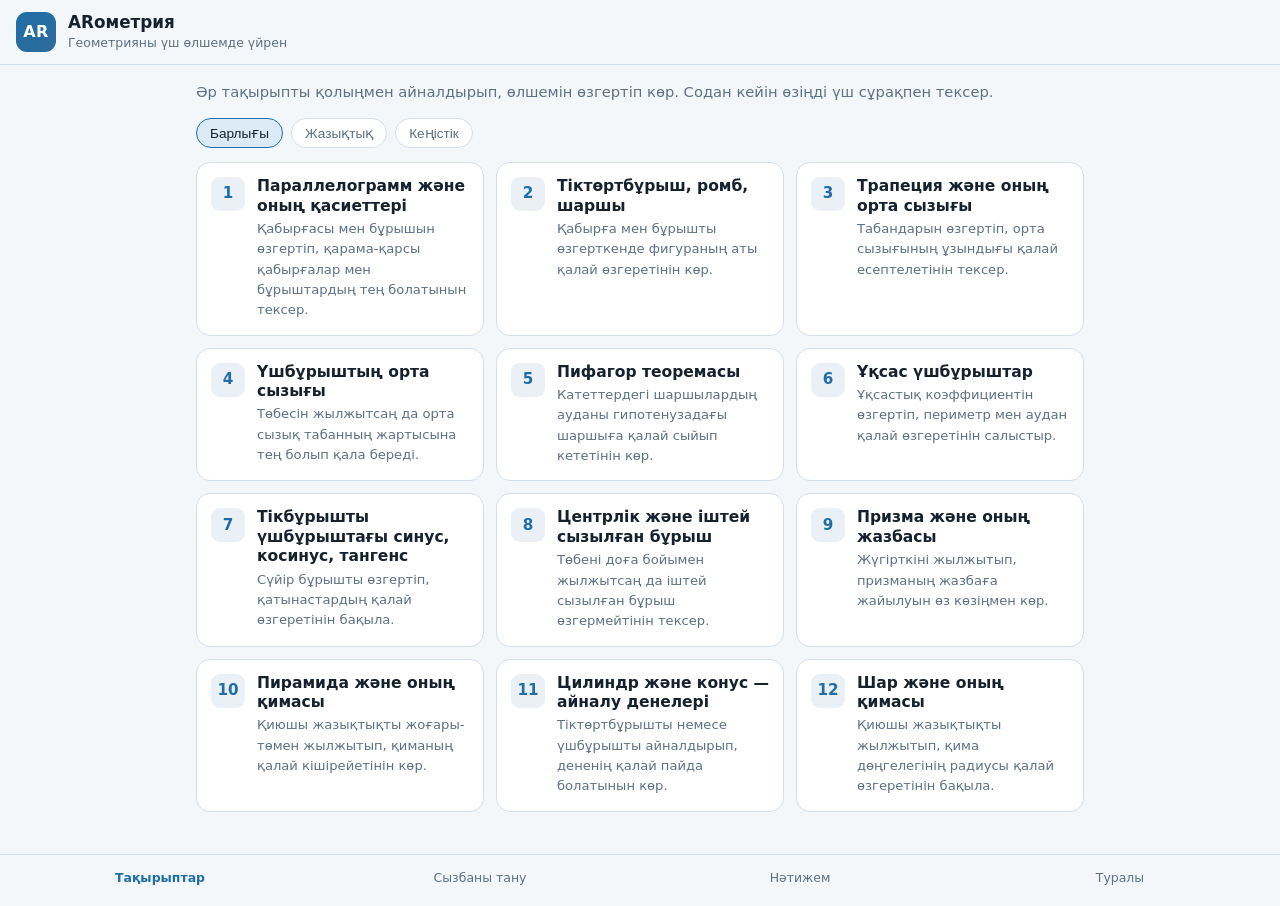
<file: index.html>
<!DOCTYPE html>
<html lang="kk">
<head>
<meta charset="utf-8" />
<meta name="viewport" content="width=device-width, initial-scale=1, viewport-fit=cover" />
<title>ARометрия — геометрияны үш өлшемде үйрен</title>
<meta name="description" content="Геометрияны толықтырылған шындық арқылы оқытуға арналған қазақ тіліндегі қосымша. 7–9 сынып." />
<meta name="theme-color" content="#1b2a3a" />
<link rel="manifest" href="./manifest.webmanifest" />
<link rel="icon" href="./assets/icon-192.png" />
<link rel="apple-touch-icon" href="./assets/icon-192.png" />
<link rel="stylesheet" href="./styles.css" />
<script type="importmap">
{
  "imports": {
    "three": "./vendor/three.module.js",
    "three/addons/": "./vendor/jsm/"
  }
}
</script>
</head>
<body>

<header class="topbar">
  <button class="back" id="backBtn" hidden aria-label="Артқа">←</button>
  <div class="brand">
    <span class="logo">AR</span>
    <div>
      <h1 id="title">ARометрия</h1>
      <p id="subtitle">Геометрияны үш өлшемде үйрен</p>
    </div>
  </div>
</header>

<main id="app">

  <!-- ТАҚЫРЫПТАР -->
  <section class="view" id="view-topics">
    <p class="lead">
      Әр тақырыпты қолыңмен айналдырып, өлшемін өзгертіп көр. Содан кейін
      өзіңді үш сұрақпен тексер.
    </p>
    <div class="chips" id="filterChips"></div>
    <div class="grid" id="topicGrid"></div>
  </section>

  <!-- ТАҚЫРЫП -->
  <section class="view" id="view-topic" hidden>
    <div class="stage">
      <video id="camFeed" playsinline muted hidden></video>
      <canvas id="canvas"></canvas>
      <div class="readout" id="readout"></div>
      <div class="arstatus" id="arStatus" hidden></div>
      <div class="stagebtns">
        <button class="ghost" id="arBtn">AR режимі</button>
        <button class="ghost" id="resetViewBtn">Көріністі қалпына келтіру</button>
      </div>
    </div>
    <div class="panel" id="controls"></div>
    <div class="theory" id="theory"></div>
    <button class="primary wide" id="quizBtn">Өзіңді тексер (3 сұрақ)</button>
  </section>

  <!-- ТЕСТ -->
  <section class="view" id="view-quiz" hidden>
    <div class="quizhead">
      <span id="quizCounter"></span>
      <span id="quizScore"></span>
    </div>
    <h2 id="quizQuestion"></h2>
    <div class="options" id="quizOptions"></div>
    <div class="explain" id="quizExplain" hidden></div>
    <button class="primary wide" id="quizNext" hidden>Келесі</button>
  </section>

  <!-- СЫЗБАНЫ ТАНУ -->
  <section class="view" id="view-scan" hidden>
    <p class="lead">
      Дәптеріңе салған фигураңды камераға көрсет — қосымша оны танып,
      сәйкес тақырыпты ашады. Фигура толық көрінуі және фон ашық болуы керек.
    </p>

    <div class="stage scan">
      <video id="scanFeed" playsinline muted hidden></video>
      <canvas id="scanCanvas" hidden></canvas>
      <div class="scanhint" id="scanHint">Камераны қосып, сызбаңды көрсет</div>
    </div>

    <div class="panel">
      <div class="ctl row">
        <button class="primary" id="scanStart">Камераны қосу</button>
        <button class="ghost" id="scanShot" disabled>Сканерлеу</button>
        <label class="ghost filebtn">
          Сурет таңдау
          <input type="file" id="scanFile" accept="image/*" hidden />
        </label>
      </div>
    </div>

    <div class="result" id="scanResult" hidden></div>

    <div class="theory">
      <h3>Тану қалай жұмыс істейді</h3>
      <p>
        Кескін алдымен сұр түске келтіріліп, бейімделетін табалдырықпен
        қара-ақ түрге түрлендіріледі — бұл әркелкі жарықта да сызықты бөліп
        алуға мүмкіндік береді.
      </p>
      <p>
        Содан кейін сияның байланысқан бөліктері жиналады. Оқушы фигураны
        жиі бірнеше бөлек сызықпен салатындықтан, өлшемі жеткілікті әрі
        жақын орналасқан бөліктер біріктіріледі.
      </p>
      <p>
        Жиналған нүктелердің дөңес қабығы құрылады. Біз танитын алты
        фигураның бәрі дөңес болғандықтан, қабық — дәл сол фигураның контуры.
        Қабық бірте-бірте жеңілдетіліп, төбе саны анықталады: келесі төбені
        қосу сәйкестікті айтарлықтай жақсартпайтын сан — фигураның шын төбе
        саны. Шеңбер бөлек, дөңгелектік коэффициенті арқылы ажыратылады.
      </p>
      <p>
        Соңында төртбұрыштар қабырғаларының параллельдігі, ұзындығы және
        бұрыштары бойынша жіктеледі. Жауаптың сенімділігі пайызбен
        көрсетіледі; ол 70 пайыздан төмен болса, қосымша бір емес, екі нұсқа
        ұсынады.
      </p>
    </div>
  </section>

  <!-- НӘТИЖЕ -->
  <section class="view" id="view-progress" hidden>
    <h2>Менің нәтижем</h2>
    <div class="summary" id="progressSummary"></div>
    <div class="progresslist" id="progressList"></div>
    <button class="danger wide" id="resetProgress">Нәтижені тазалау</button>
  </section>

  <!-- ТУРАЛЫ -->
  <section class="view" id="view-about" hidden>
    <h2>Жоба туралы</h2>
    <p>
      <strong>ARометрия</strong> — геометриялық фигуралар мен денелерді үш өлшемде
      көрсететін, қазақ тіліндегі оқу қосымшасы. Ол «Зерде» ғылыми жобалар
      байқауына дайындалған зерттеу жұмысының практикалық бөлігі.
    </p>
    <p>
      Қосымшада 7–9 сынып бағдарламасының 12 тақырыбы қамтылған. Әр тақырыпта
      фигураны айналдыруға, өлшемін өзгертуге, дененің жазбасын ашуға және
      қимасын қарауға болады. Соңында үш сұрақтан тұратын тест бар.
    </p>
    <h3>AR режимі</h3>
    <p>
      «AR режимі» түймесі құрылғыңа қарай екі жолмен жұмыс істейді: WebXR
      қолдайтын телефондарда (ARCore бар Android) фигура нақты бөлменің ішінде
      орналасады, қалған құрылғыларда камера кескіні фон ретінде қолданылады.
      Екі режимде де камераға рұқсат сұралады және бейне құрылғыдан ешқайда
      жіберілмейді.
    </p>
    <h3>Авторлары</h3>
    <p>
      Андакулов Арон, Шерали Шерхан — Alan International School, 8-сынып.<br />
      Ғылыми жетекшісі: Турумбеков Акмырза Динмухамедович.
    </p>
    <p class="muted" id="buildInfo"></p>
  </section>

</main>

<nav class="tabbar">
  <button data-view="topics" class="active">Тақырыптар</button>
  <button data-view="scan">Сызбаны тану</button>
  <button data-view="progress">Нәтижем</button>
  <button data-view="about">Туралы</button>
</nav>

<script type="module" src="./js/main.js"></script>
</body>
</html>
</file>
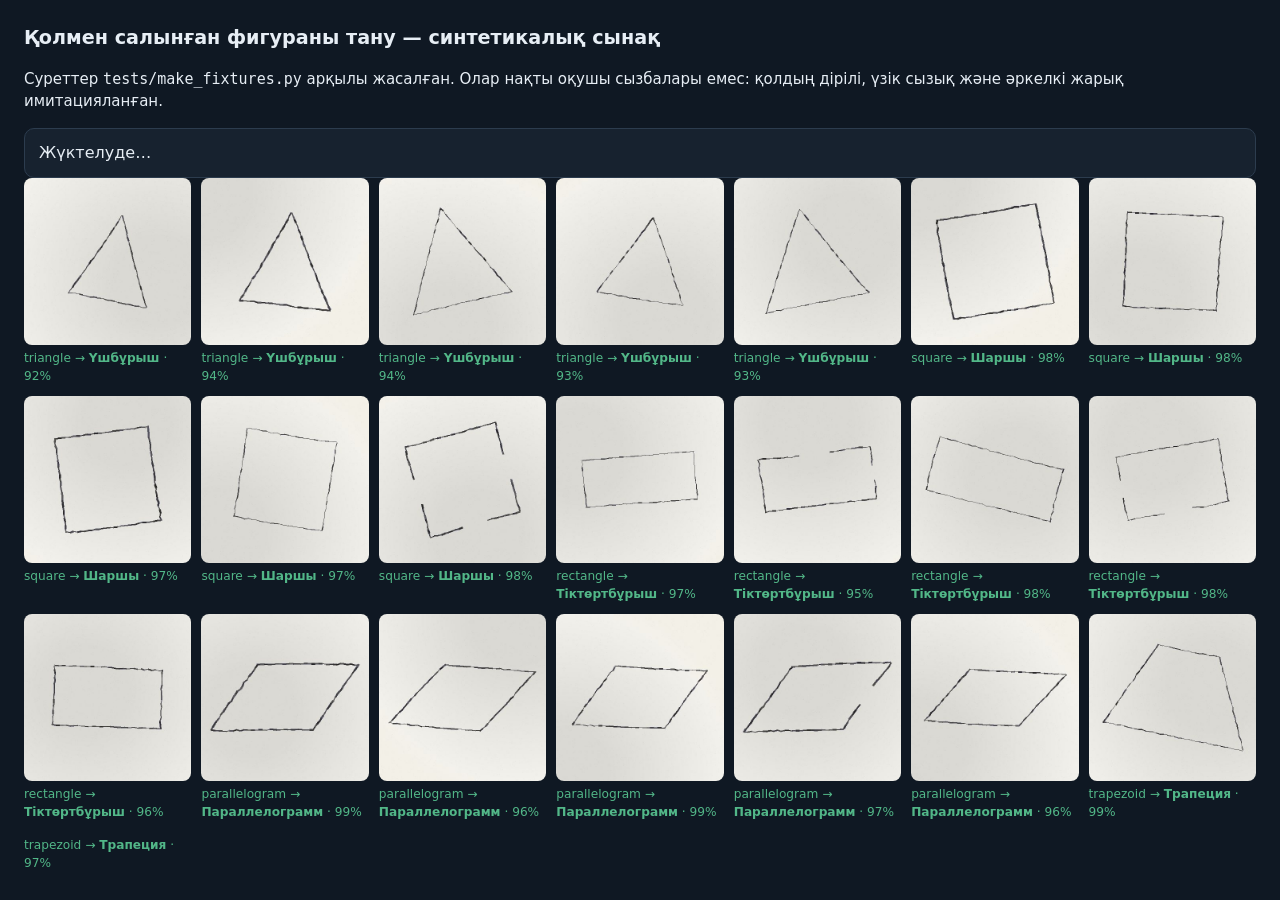
<file: tests/index.html>
<!DOCTYPE html>
<html lang="kk">
<head>
<meta charset="utf-8" />
<title>ARометрия — тануды тексеру</title>
<style>
  body { font: 15px/1.5 system-ui, sans-serif; margin: 24px; background: #0f1823; color: #e7eef5; }
  h1 { font-size: 1.2rem; }
  table { border-collapse: collapse; margin: 16px 0; }
  th, td { border: 1px solid #2c3c4e; padding: 5px 9px; text-align: left; font-size: .88rem; }
  th { background: #1f2d3d; }
  .ok { color: #52b788; }
  .near { color: #e0a45f; }
  .bad { color: #e07a5f; }
  .grid { display: grid; grid-template-columns: repeat(auto-fill, minmax(150px, 1fr)); gap: 10px; }
  figure { margin: 0; }
  figure img { width: 100%; border-radius: 8px; display: block; }
  figcaption { font-size: .76rem; padding-top: 4px; }
  canvas { display: none; }
  #summary { font-size: 1rem; padding: 12px 14px; background: #17222f; border: 1px solid #2c3c4e; border-radius: 10px; }
</style>
</head>
<body>
<h1>Қолмен салынған фигураны тану — синтетикалық сынақ</h1>
<p>Суреттер <code>tests/make_fixtures.py</code> арқылы жасалған. Олар нақты оқушы
сызбалары емес: қолдың дірілі, үзік сызық және әркелкі жарық имитацияланған.</p>
<div id="summary">Жүктелуде…</div>
<div id="table"></div>
<div class="grid" id="grid"></div>

<script type="module">
import { analyze, imageDataFrom, LABELS, TOPIC_FOR } from "../js/recognize.js";

const KINDS = ["triangle", "square", "rectangle", "parallelogram", "trapezoid", "circle"];

const load = (src) => new Promise((res, rej) => {
  const img = new Image();
  img.onload = () => res(img);
  img.onerror = rej;
  img.src = src;
});

// Екі жиын: бірінші — алгоритмді баптағанда қаралған, екіншісі — баптау
// аяқталған соң басқа тұқымдармен жасалып, бір рет қана өлшенген.
const SETS = [
  { dir: "fixtures", title: "Баптау жиыны (алгоритм осыған қарап түзетілді)" },
  { dir: "fixtures-holdout", title: "Тексеру жиыны (баптауға қатыспаған)" },
];

let exact = 0, topicOk = 0, failed = 0;
const rows = [];
const confusion = {};
const perSet = [];

for (const set of SETS) {
let sExact = 0, sTotal = 0;
const names = await (await fetch(`./${set.dir}/index.json`)).json();
for (const name of names) {
  const truth = name.replace(/-\d+\.(png|jpg)$/, "");
  const img = await load(`./${set.dir}/` + name);
  const t0 = performance.now();
  const r = analyze(imageDataFrom(img));
  const ms = performance.now() - t0;

  const got = r.ok ? r.label : "—";
  const isExact = got === truth;
  const sameTopic = r.ok && TOPIC_FOR[got] === TOPIC_FOR[truth];
  if (isExact) exact++;
  if (sameTopic) topicOk++;
  if (!r.ok) failed++;

  confusion[truth] = confusion[truth] || {};
  confusion[truth][got] = (confusion[truth][got] || 0) + 1;

  rows.push({ name, truth, got, ok: r.ok, isExact, sameTopic, ms,
    conf: r.confidence, alt: (r.alternatives || []).map((a) => a.label).join(", "),
    reason: r.reason || "", verts: r.polygon ? r.polygon.length : 0,
    circ: r.circularity });

  sTotal++; if (isExact) sExact++;

  const fig = document.createElement("figure");
  const cls = isExact ? "ok" : sameTopic ? "near" : "bad";
  fig.innerHTML = `<img src="./${set.dir}/${name}" alt="" />
    <figcaption class="${cls}">${truth} → <b>${r.ok ? LABELS[got] : "танылмады"}</b>
    ${r.confidence ? " · " + Math.round(r.confidence * 100) + "%" : ""}</figcaption>`;
  document.getElementById("grid").appendChild(fig);
}
perSet.push({ ...set, exact: sExact, total: sTotal });
}

const total = rows.length;
document.getElementById("summary").innerHTML =
  perSet.map((s) => `${s.title}: <b>${s.exact} / ${s.total} ` +
    `(${Math.round(s.exact / s.total * 100)}%)</b>`).join("<br />") + "<hr />" +
  `Жиынтығы: ${exact} / ${total} (${Math.round(exact / total * 100)}%)<br />` +
  `Тақырып дұрыс табылған: ${topicOk} / ${total} (${Math.round(topicOk / total * 100)}%)<br />` +
  `Мүлде танылмаған: ${failed}<br />` +
  `Орташа уақыты: ${(rows.reduce((s, r) => s + r.ms, 0) / total).toFixed(1)} мс`;

const t = document.createElement("table");
t.innerHTML = "<tr><th>Файл</th><th>Шын</th><th>Табылған</th><th>Сенім</th>" +
  "<th>Төбе</th><th>Дөңгелектік</th><th>Баламалар</th><th>Себеп</th></tr>" +
  rows.map((r) => `<tr class="${r.isExact ? "ok" : r.sameTopic ? "near" : "bad"}">
    <td>${r.name}</td><td>${r.truth}</td><td>${r.got}</td>
    <td>${r.conf ? Math.round(r.conf * 100) + "%" : "—"}</td>
    <td>${r.verts}</td><td>${r.circ ? r.circ.toFixed(2) : "—"}</td>
    <td>${r.alt}</td><td>${r.reason}</td></tr>`).join("");
document.getElementById("table").appendChild(t);

window.__results = { exact, topicOk, failed, total, rows, confusion };
console.log("RESULT", JSON.stringify({ exact, topicOk, failed, total, confusion }));
</script>
</body>
</html>
</file>
<file: styles.css>
:root {
  --bg: #0f1823;
  --surface: #17222f;
  --surface-2: #1f2d3d;
  --line: #2c3c4e;
  --text: #e7eef5;
  --muted: #93a5b8;
  --accent: #4e9bd4;
  --accent-soft: #1d3a52;
  --good: #52b788;
  --bad: #e07a5f;
  --radius: 14px;
  --gutter: 16px;
}

* { box-sizing: border-box; }

html, body {
  margin: 0;
  padding: 0;
  background: var(--bg);
  color: var(--text);
  font-family: system-ui, -apple-system, "Segoe UI", Roboto, sans-serif;
  font-size: 16px;
  line-height: 1.55;
  overscroll-behavior-y: contain;
}

body {
  padding-bottom: 78px;
  min-height: 100vh;
}

h1, h2, h3 { line-height: 1.25; }

/* ---------- topbar ---------- */
.topbar {
  position: sticky;
  top: 0;
  z-index: 20;
  display: flex;
  align-items: center;
  gap: 10px;
  padding: 12px var(--gutter);
  background: rgba(15, 24, 35, .92);
  backdrop-filter: blur(8px);
  border-bottom: 1px solid var(--line);
}

.brand { display: flex; align-items: center; gap: 12px; min-width: 0; }

.logo {
  display: grid;
  place-items: center;
  width: 40px; height: 40px;
  flex: none;
  border-radius: 11px;
  background: linear-gradient(140deg, var(--accent), #2d6b99);
  font-weight: 700;
  letter-spacing: .5px;
  color: #fff;
}

.topbar h1 { margin: 0; font-size: 1.05rem; }
.topbar p { margin: 0; font-size: .78rem; color: var(--muted); }

.back {
  flex: none;
  width: 36px; height: 36px;
  border-radius: 10px;
  border: 1px solid var(--line);
  background: var(--surface);
  color: var(--text);
  font-size: 1.1rem;
  cursor: pointer;
}

/* ---------- layout ---------- */
#app { padding: var(--gutter); max-width: 920px; margin: 0 auto; }
.view[hidden] { display: none; }

.lead { color: var(--muted); margin: 0 0 14px; font-size: .92rem; }
.muted { color: var(--muted); font-size: .85rem; }

/* ---------- chips ---------- */
.chips { display: flex; gap: 8px; flex-wrap: wrap; margin-bottom: 14px; }

.chips button {
  padding: 6px 13px;
  border-radius: 999px;
  border: 1px solid var(--line);
  background: var(--surface);
  color: var(--muted);
  font-size: .85rem;
  cursor: pointer;
}

.chips button.active {
  background: var(--accent-soft);
  border-color: var(--accent);
  color: var(--text);
}

/* ---------- topic grid ---------- */
.grid {
  display: grid;
  grid-template-columns: repeat(auto-fill, minmax(260px, 1fr));
  gap: 12px;
}

.card {
  text-align: left;
  display: flex;
  gap: 12px;
  padding: 14px;
  border-radius: var(--radius);
  border: 1px solid var(--line);
  background: var(--surface);
  color: var(--text);
  cursor: pointer;
  font: inherit;
}

.card:hover { border-color: var(--accent); }

.card .no {
  flex: none;
  width: 34px; height: 34px;
  display: grid; place-items: center;
  border-radius: 9px;
  background: var(--surface-2);
  color: var(--accent);
  font-weight: 700;
  font-size: .95rem;
}

.card .no.done { background: var(--good); color: #0f1823; }
.card h3 { margin: 0 0 3px; font-size: .97rem; }
.card p { margin: 0; font-size: .82rem; color: var(--muted); }

/* ---------- stage ---------- */
.stage {
  position: relative;
  border-radius: var(--radius);
  overflow: hidden;
  border: 1px solid var(--line);
  background: #0b121b;
  aspect-ratio: 4 / 3;
  margin-bottom: 14px;
}

.stage.ar-fallback { background: #000; }

#camFeed {
  position: absolute;
  inset: 0;
  width: 100%; height: 100%;
  object-fit: cover;
}

#canvas { position: absolute; inset: 0; width: 100%; height: 100%; display: block; touch-action: none; }

.readout {
  position: absolute;
  left: 10px; top: 10px;
  max-width: calc(100% - 20px);
  padding: 7px 11px;
  border-radius: 10px;
  background: rgba(11, 18, 27, .82);
  border: 1px solid var(--line);
  font-size: .82rem;
  font-variant-numeric: tabular-nums;
  white-space: pre-wrap;
  pointer-events: none;
}

.arstatus {
  position: absolute;
  left: 10px; right: 10px; bottom: 56px;
  padding: 9px 12px;
  border-radius: 10px;
  background: rgba(11, 18, 27, .9);
  border: 1px solid var(--line);
  border-left-width: 3px;
  font-size: .82rem;
}

.arstatus[hidden] { display: none; }
.arstatus.ok { border-left-color: var(--good); }
.arstatus.info { border-left-color: var(--accent); }
.arstatus.error { border-left-color: var(--bad); }

.stagebtns {
  position: absolute;
  right: 10px; bottom: 10px;
  display: flex; gap: 8px; flex-wrap: wrap; justify-content: flex-end;
}

/* ---------- controls ---------- */
.panel {
  display: grid;
  gap: 14px;
  padding: 14px;
  border-radius: var(--radius);
  border: 1px solid var(--line);
  background: var(--surface);
  margin-bottom: 14px;
}

.panel:empty { display: none; }

.ctl label {
  display: flex;
  justify-content: space-between;
  gap: 10px;
  font-size: .87rem;
  margin-bottom: 6px;
  color: var(--muted);
}

.ctl label b { color: var(--text); font-variant-numeric: tabular-nums; }

.ctl input[type="range"] {
  width: 100%;
  accent-color: var(--accent);
}

.ctl.row { display: flex; gap: 10px; flex-wrap: wrap; }

.toggle {
  display: inline-flex;
  align-items: center;
  gap: 8px;
  font-size: .87rem;
  color: var(--muted);
  cursor: pointer;
}

.toggle input { accent-color: var(--accent); width: 17px; height: 17px; }

/* ---------- buttons ---------- */
button.primary, button.ghost, button.danger {
  font: inherit;
  cursor: pointer;
  border-radius: 11px;
  padding: 10px 16px;
  border: 1px solid transparent;
}

button.primary { background: var(--accent); color: #07131d; font-weight: 600; }
button.ghost { background: rgba(11,18,27,.78); border-color: var(--line); color: var(--text); font-size: .85rem; padding: 8px 12px; }
button.danger { background: transparent; border-color: var(--bad); color: var(--bad); }
button.wide { width: 100%; }
button:disabled { opacity: .5; cursor: default; }

/* ---------- theory ---------- */
.theory {
  padding: 14px;
  border-radius: var(--radius);
  border: 1px solid var(--line);
  background: var(--surface);
  margin-bottom: 14px;
}

.theory h3 { margin: 0 0 8px; font-size: .97rem; }
.theory p { margin: 0 0 10px; font-size: .92rem; }
.theory p:last-child { margin-bottom: 0; }

/* ---------- quiz ---------- */
.quizhead {
  display: flex; justify-content: space-between;
  font-size: .85rem; color: var(--muted); margin-bottom: 10px;
}

#view-quiz h2 { font-size: 1.05rem; margin: 0 0 16px; }

.options { display: grid; gap: 10px; margin-bottom: 14px; }

.options button {
  font: inherit;
  text-align: left;
  padding: 13px 15px;
  border-radius: 12px;
  border: 1px solid var(--line);
  background: var(--surface);
  color: var(--text);
  cursor: pointer;
}

.options button:hover:not(:disabled) { border-color: var(--accent); }
.options button.correct { border-color: var(--good); background: rgba(82,183,136,.14); }
.options button.wrong { border-color: var(--bad); background: rgba(224,122,95,.14); }

.explain {
  padding: 13px 15px;
  border-radius: 12px;
  background: var(--surface-2);
  border: 1px solid var(--line);
  font-size: .9rem;
  margin-bottom: 14px;
}

/* ---------- progress ---------- */
.summary {
  padding: 16px;
  border-radius: var(--radius);
  background: var(--surface);
  border: 1px solid var(--line);
  margin-bottom: 14px;
  font-size: .95rem;
}

.summary b { font-size: 1.5rem; color: var(--accent); }

.progresslist { display: grid; gap: 8px; margin-bottom: 16px; }

.prow {
  display: flex; justify-content: space-between; gap: 12px;
  padding: 11px 14px;
  border-radius: 11px;
  background: var(--surface);
  border: 1px solid var(--line);
  font-size: .89rem;
}

.prow span:last-child { color: var(--muted); font-variant-numeric: tabular-nums; white-space: nowrap; }
.prow.done span:last-child { color: var(--good); }

/* ---------- tabbar ---------- */
/* ---------- сызбаны тану ---------- */
.stage.scan { background: #0b121b; }
#scanFeed, #scanCanvas { position: absolute; inset: 0; width: 100%; height: 100%; object-fit: contain; }
#scanFeed { object-fit: cover; }

.scanhint {
  position: absolute;
  inset: 0;
  display: grid;
  place-items: center;
  padding: 20px;
  text-align: center;
  color: var(--muted);
  font-size: .9rem;
}

/* класс селекторы [hidden] браузер стилінен басым, сондықтан нақты жазамыз */
.scanhint[hidden] { display: none; }

.filebtn { cursor: pointer; display: inline-flex; align-items: center; }

.result {
  padding: 16px;
  border-radius: var(--radius);
  border: 1px solid var(--line);
  background: var(--surface);
  margin-bottom: 14px;
}

.result h3 { margin: 0 0 4px; font-size: 1.15rem; }
.result .conf { color: var(--muted); font-size: .88rem; margin: 0 0 12px; }
.result.bad h3 { color: var(--bad); font-size: .98rem; }
.result .alts { display: grid; gap: 8px; margin-bottom: 12px; }

.bar {
  height: 7px;
  border-radius: 4px;
  background: var(--surface-2);
  overflow: hidden;
  margin: 7px 0 12px;
}

.bar i { display: block; height: 100%; background: var(--accent); }
.bar.low i { background: var(--bad); }

.tabbar {
  position: fixed;
  left: 0; right: 0; bottom: 0;
  z-index: 20;
  display: grid;
  grid-template-columns: repeat(4, 1fr);
  background: rgba(15, 24, 35, .95);
  backdrop-filter: blur(8px);
  border-top: 1px solid var(--line);
  padding-bottom: env(safe-area-inset-bottom);
}

.tabbar button {
  font: inherit;
  font-size: .78rem;
  padding: 13px 2px;
  background: none;
  border: none;
  color: var(--muted);
  cursor: pointer;
}

.tabbar button.active { color: var(--accent); font-weight: 600; }

/* ---------- light theme ---------- */
@media (prefers-color-scheme: light) {
  :root:not([data-theme="dark"]) {
    --bg: #f4f7fa;
    --surface: #ffffff;
    --surface-2: #eaf0f6;
    --line: #d4dfea;
    --text: #15212e;
    --muted: #5d7085;
    --accent: #1f6ea8;
    --accent-soft: #dceaf6;
  }
  :root:not([data-theme="dark"]) .stage { background: #e9eff5; }
  :root:not([data-theme="dark"]) .readout { background: rgba(255,255,255,.9); }
  :root:not([data-theme="dark"]) button.ghost { background: rgba(255,255,255,.9); }
  :root:not([data-theme="dark"]) button.primary { color: #fff; }
  :root:not([data-theme="dark"]) .card .no.done { color: #fff; }
  :root:not([data-theme="dark"]) .topbar,
  :root:not([data-theme="dark"]) .tabbar { background: rgba(244,247,250,.93); }
}
</file>
